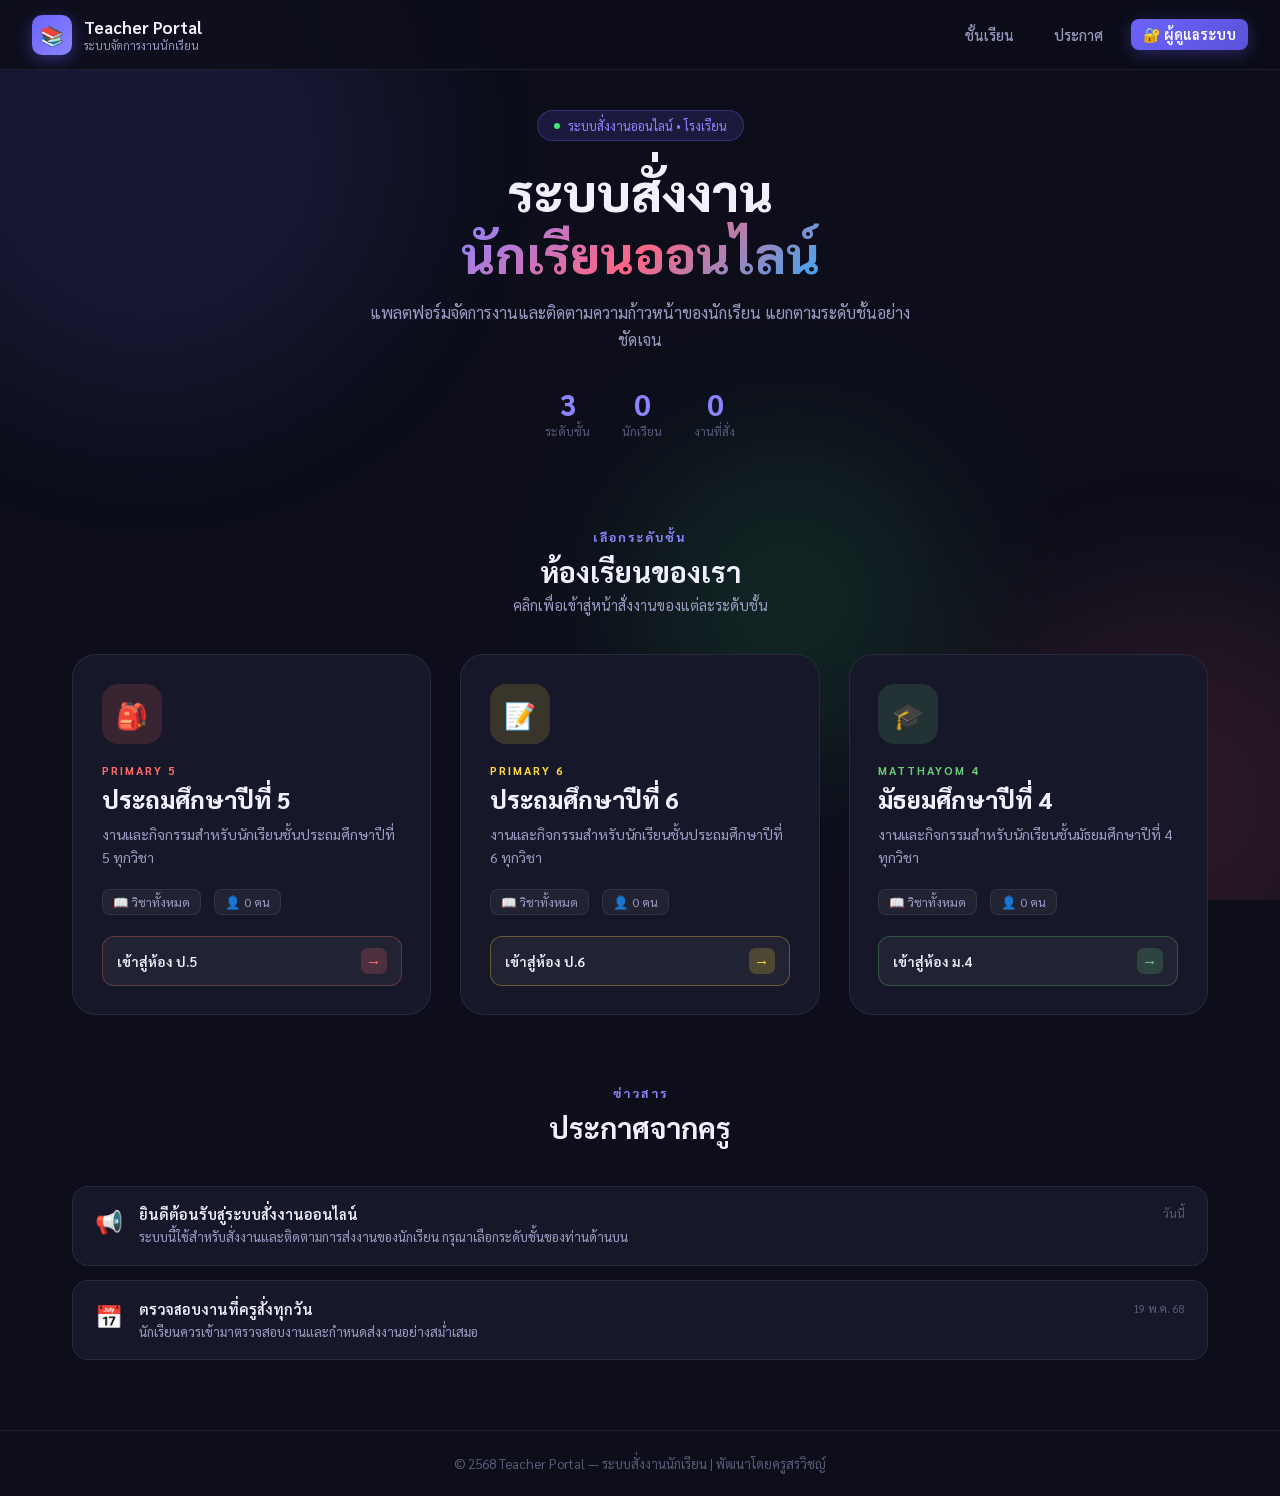
<file: index.html>
<!DOCTYPE html>
<html lang="th">

<head>
  <meta charset="UTF-8" />
  <meta name="viewport" content="width=device-width,initial-scale=1.0" />
  <title>ระบบสั่งงานนักเรียน MRL | Teacher Portal</title>
  <meta name="description" content="ระบบสั่งงานและติดตามการเรียนของนักเรียนชั้น ป.5 ป.6 และ ม.4 โรงเรียน MRL"/>
  <meta name="keywords" content="ระบบสั่งงานนักเรียน, MRL, Teacher Portal, ส่งงานออนไลน์, เช็คชื่อนักเรียน"/>
  <meta name="robots" content="index, follow"/>
  <meta name="google-site-verification" content="1rD03uth8mcdkEKdfDBs2oIHxFTtlg0lnB0XGkRX9jA"/>
  <link rel="canonical" href="https://mrl-com-school.netlify.app/"/>
  <link rel="stylesheet" href="css/style.css" />
</head>

<body>
  <div class="bg-effects">
    <div class="bg-orb bg-orb-1"></div>
    <div class="bg-orb bg-orb-2"></div>
    <div class="bg-orb bg-orb-3"></div>
  </div>

  <nav class="navbar">
    <a href="index.html" class="navbar-brand">
      <div class="navbar-logo">📚</div>
      <div>
        <div class="navbar-title">Teacher Portal</div>
        <div class="navbar-subtitle">ระบบจัดการงานนักเรียน</div>
      </div>
    </a>
    <div class="navbar-nav">
      <a href="#classes" class="nav-link">ชั้นเรียน</a>
      <a href="#announcements" class="nav-link">ประกาศ</a>
      <a href="admin/login.html" class="nav-link btn-admin">🔐 ผู้ดูแลระบบ</a>
    </div>
  </nav>

  <section class="hero">
    <div class="hero-badge">
      <span class="hero-badge-dot"></span>
      ระบบสั่งงานออนไลน์ • โรงเรียน
    </div>
    <h1 class="hero-title">ระบบสั่งงาน<br /><span class="gradient-text">นักเรียนออนไลน์</span></h1>
    <p class="hero-subtitle">แพลตฟอร์มจัดการงานและติดตามความก้าวหน้าของนักเรียน แยกตามระดับชั้นอย่างชัดเจน</p>
    <div class="hero-stats">
      <div class="stat-item">
        <div class="stat-num">3</div>
        <div class="stat-label">ระดับชั้น</div>
      </div>
      <div class="stat-item">
        <div class="stat-num" id="total-students">0</div>
        <div class="stat-label">นักเรียน</div>
      </div>
      <div class="stat-item">
        <div class="stat-num" id="total-tasks">0</div>
        <div class="stat-label">งานที่สั่ง</div>
      </div>
    </div>
  </section>

  <section class="section" id="classes">
    <div class="section-header">
      <div class="section-label">เลือกระดับชั้น</div>
      <h2 class="section-title">ห้องเรียนของเรา</h2>
      <p class="section-desc">คลิกเพื่อเข้าสู่หน้าสั่งงานของแต่ละระดับชั้น</p>
    </div>
    <div class="classes-grid">

      <a href="classroom-p5.html" class="class-card card-p5">
        <div class="card-glow-bg"></div>
        <div class="class-badge">🎒</div>
        <div class="class-level">Primary 5</div>
        <div class="class-name">ประถมศึกษาปีที่ 5</div>
        <p class="class-desc">งานและกิจกรรมสำหรับนักเรียนชั้นประถมศึกษาปีที่ 5 ทุกวิชา</p>
        <div class="class-meta">
          <span class="meta-tag">📖 วิชาทั้งหมด</span>
          <span class="meta-tag" id="p5-count">👤 0 คน</span>
        </div>
        <div class="card-btn">
          <span>เข้าสู่ห้อง ป.5</span>
          <span class="card-btn-arrow">→</span>
        </div>
      </a>

      <a href="classroom-p6.html" class="class-card card-p6">
        <div class="card-glow-bg"></div>
        <div class="class-badge">📝</div>
        <div class="class-level">Primary 6</div>
        <div class="class-name">ประถมศึกษาปีที่ 6</div>
        <p class="class-desc">งานและกิจกรรมสำหรับนักเรียนชั้นประถมศึกษาปีที่ 6 ทุกวิชา</p>
        <div class="class-meta">
          <span class="meta-tag">📖 วิชาทั้งหมด</span>
          <span class="meta-tag" id="p6-count">👤 0 คน</span>
        </div>
        <div class="card-btn">
          <span>เข้าสู่ห้อง ป.6</span>
          <span class="card-btn-arrow">→</span>
        </div>
      </a>

      <a href="classroom-m4.html" class="class-card card-m4">
        <div class="card-glow-bg"></div>
        <div class="class-badge">🎓</div>
        <div class="class-level">Matthayom 4</div>
        <div class="class-name">มัธยมศึกษาปีที่ 4</div>
        <p class="class-desc">งานและกิจกรรมสำหรับนักเรียนชั้นมัธยมศึกษาปีที่ 4 ทุกวิชา</p>
        <div class="class-meta">
          <span class="meta-tag">📖 วิชาทั้งหมด</span>
          <span class="meta-tag" id="m4-count">👤 0 คน</span>
        </div>
        <div class="card-btn">
          <span>เข้าสู่ห้อง ม.4</span>
          <span class="card-btn-arrow">→</span>
        </div>
      </a>

    </div>
  </section>

  <section class="announcements" id="announcements">
    <div class="section-header">
      <div class="section-label">ข่าวสาร</div>
      <h2 class="section-title">ประกาศจากครู</h2>
    </div>
    <div class="announcement-list">
      <div class="announcement-item">
        <div class="announcement-icon">📢</div>
        <div class="announcement-content">
          <div class="announcement-title">ยินดีต้อนรับสู่ระบบสั่งงานออนไลน์</div>
          <div class="announcement-desc">ระบบนี้ใช้สำหรับสั่งงานและติดตามการส่งงานของนักเรียน
            กรุณาเลือกระดับชั้นของท่านด้านบน</div>
        </div>
        <div class="announcement-date">วันนี้</div>
      </div>
      <div class="announcement-item">
        <div class="announcement-icon">📅</div>
        <div class="announcement-content">
          <div class="announcement-title">ตรวจสอบงานที่ครูสั่งทุกวัน</div>
          <div class="announcement-desc">นักเรียนควรเข้ามาตรวจสอบงานและกำหนดส่งงานอย่างสม่ำเสมอ</div>
        </div>
        <div class="announcement-date">19 พ.ค. 68</div>
      </div>
    </div>
  </section>

  <footer class="footer">
    <p>© 2568 Teacher Portal — ระบบสั่งงานนักเรียน | พัฒนาโดยครูสรวิชญ์</p>
  </footer>

  <script src="js/main.js"></script>
</body>

</html>
</file>
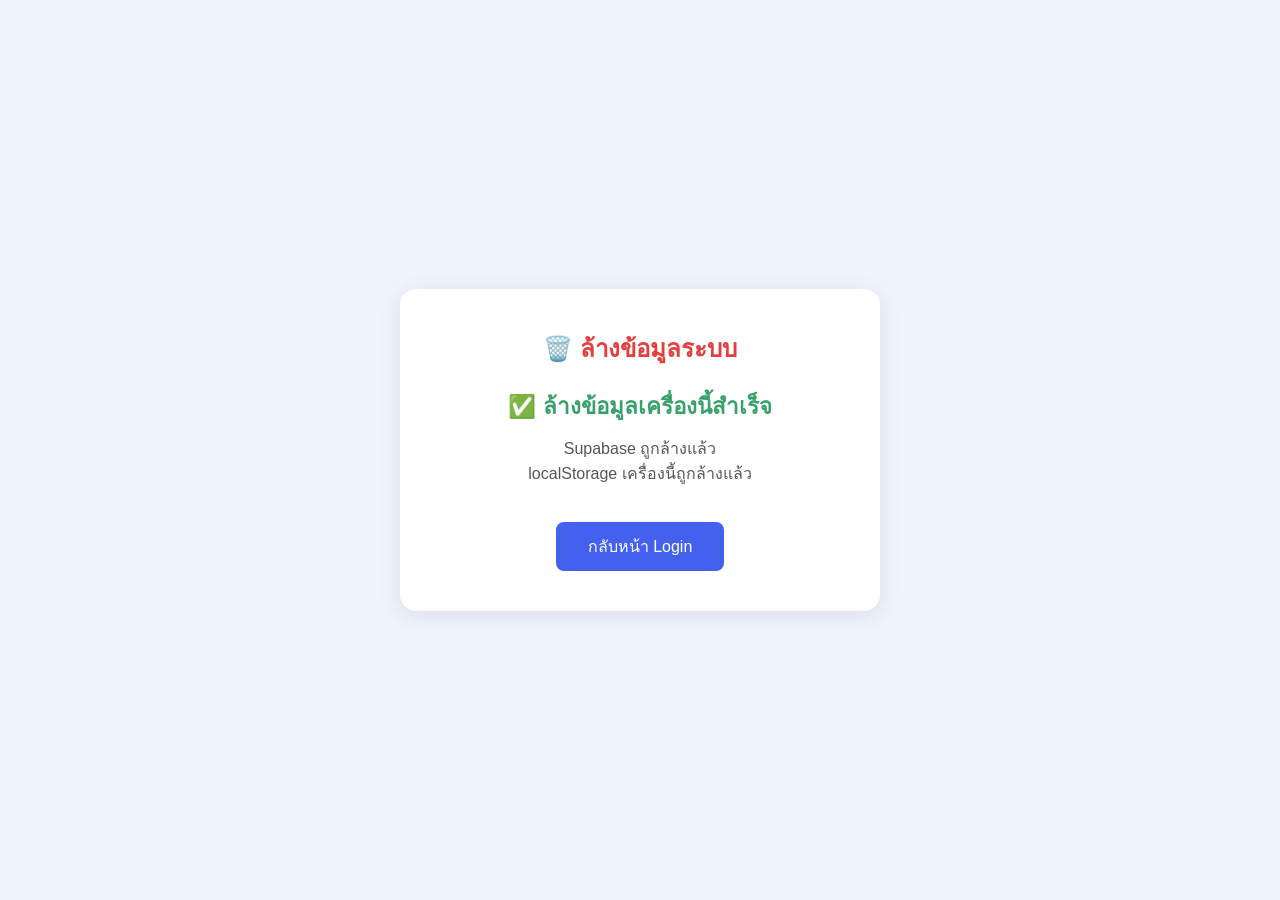
<file: admin/clear-data.html>
<!DOCTYPE html>
<html lang="th">
<head>
<meta charset="UTF-8">
<title>ล้างข้อมูลระบบ</title>
<style>
  body { font-family: sans-serif; display:flex; align-items:center; justify-content:center;
         min-height:100vh; margin:0; background:#f0f4ff; }
  .box { background:#fff; border-radius:16px; padding:40px; text-align:center;
         box-shadow:0 4px 24px rgba(0,0,0,.1); max-width:400px; width:90%; }
  h2 { color:#e53e3e; margin-top:0; }
  p  { color:#555; }
  .done { color:#38a169; font-size:1.4em; font-weight:700; }
  button { margin-top:20px; padding:12px 32px; border:none; border-radius:8px;
           background:#4361ee; color:#fff; font-size:1em; cursor:pointer; border-radius:8px; }
  button:hover { background:#3451d1; }
</style>
</head>
<body>
<div class="box">
  <h2>🗑️ ล้างข้อมูลระบบ</h2>
  <p id="status">กำลังล้าง localStorage...</p>
  <div id="result"></div>
  <button onclick="window.location.href='../admin/login.html'">กลับหน้า Login</button>
</div>
<script>
  const keys = [
    'tasks','submissions','attend_logs',
    ...Array.from({length:7},(_,i)=>`students_p5_${i+1}`),
    ...Array.from({length:7},(_,i)=>`students_p6_${i+1}`),
    ...Array.from({length:5},(_,i)=>`students_m4_${i+1}`),
  ];
  // ล้าง attendance keys
  Object.keys(localStorage).forEach(k => {
    if (k.startsWith('att_') || k.startsWith('attend') || k.startsWith('students_') ||
        k === 'tasks' || k === 'submissions') {
      localStorage.removeItem(k);
    }
  });
  document.getElementById('status').textContent = '';
  document.getElementById('result').innerHTML = '<div class="done">✅ ล้างข้อมูลเครื่องนี้สำเร็จ</div>' +
    '<p style="color:#555;margin-top:12px;">Supabase ถูกล้างแล้ว<br>localStorage เครื่องนี้ถูกล้างแล้ว</p>';
</script>
</body>
</html>
</file>
<file: css/style.css>
@import url('https://fonts.googleapis.com/css2?family=Sarabun:wght@300;400;500;600;700;800&display=swap');

:root {
  --primary: #6c63ff;
  --primary-dark: #5a52d5;
  --primary-light: #8b84ff;
  --secondary: #ff6584;
  --accent: #43e97b;
  --accent-blue: #38a8f5;
  --bg-dark: #0d0e1a;
  --bg-card: #161728;
  --bg-card2: #1e2035;
  --bg-glass: rgba(255,255,255,0.05);
  --border: rgba(255,255,255,0.08);
  --text-primary: #f0f0ff;
  --text-secondary: #9b9bc4;
  --text-muted: #5a5a7a;
  --p5-color: #ff6b6b;
  --p5-glow: rgba(255,107,107,0.25);
  --p6-color: #ffd93d;
  --p6-glow: rgba(255,217,61,0.25);
  --m4-color: #6bcb77;
  --m4-glow: rgba(107,203,119,0.25);
  --shadow-lg: 0 20px 60px rgba(0,0,0,0.5);
  --radius: 16px;
  --transition: all 0.3s cubic-bezier(0.4,0,0.2,1);
}

*{margin:0;padding:0;box-sizing:border-box;}
html{scroll-behavior:smooth;}
body{font-family:'Sarabun',sans-serif;background:var(--bg-dark);color:var(--text-primary);min-height:100vh;overflow-x:hidden;}

/* BG */
.bg-effects{position:fixed;top:0;left:0;width:100%;height:100%;pointer-events:none;z-index:0;overflow:hidden;}
.bg-orb{position:absolute;border-radius:50%;filter:blur(80px);opacity:0.12;animation:orb-float 8s ease-in-out infinite;}
.bg-orb-1{width:500px;height:500px;background:var(--primary);top:-100px;left:-100px;}
.bg-orb-2{width:400px;height:400px;background:var(--secondary);bottom:-100px;right:-100px;animation-delay:-4s;}
.bg-orb-3{width:300px;height:300px;background:var(--accent);top:50%;left:50%;animation-delay:-2s;}
@keyframes orb-float{0%,100%{transform:translate(0,0) scale(1);}50%{transform:translate(20px,-30px) scale(1.05);}}

/* NAVBAR */
.navbar{position:fixed;top:0;left:0;right:0;z-index:1000;padding:0 2rem;height:70px;display:flex;align-items:center;justify-content:space-between;background:rgba(13,14,26,0.85);backdrop-filter:blur(20px);border-bottom:1px solid var(--border);}
.navbar-brand{display:flex;align-items:center;gap:12px;text-decoration:none;}
.navbar-logo{width:40px;height:40px;background:linear-gradient(135deg,var(--primary),var(--primary-light));border-radius:10px;display:flex;align-items:center;justify-content:center;font-size:1.2rem;box-shadow:0 4px 15px rgba(108,99,255,0.4);}
.navbar-title{font-size:1.05rem;font-weight:700;color:var(--text-primary);}
.navbar-subtitle{font-size:0.7rem;color:var(--text-secondary);}
.navbar-nav{display:flex;align-items:center;gap:1rem;}
.nav-link{color:var(--text-secondary);text-decoration:none;font-size:0.9rem;font-weight:500;padding:6px 12px;border-radius:8px;transition:var(--transition);}
.nav-link:hover{color:var(--text-primary);background:var(--bg-glass);}
.btn-admin{background:linear-gradient(135deg,var(--primary),var(--primary-dark));color:#fff !important;border-radius:8px;font-weight:600 !important;box-shadow:0 4px 15px rgba(108,99,255,0.3);}
.btn-admin:hover{transform:translateY(-2px);box-shadow:0 6px 20px rgba(108,99,255,0.5) !important;}

/* HERO */
.hero{position:relative;z-index:1;padding:110px 2rem 50px;text-align:center;}
.hero-badge{display:inline-flex;align-items:center;gap:8px;background:rgba(108,99,255,0.15);border:1px solid rgba(108,99,255,0.3);border-radius:50px;padding:6px 16px;font-size:0.8rem;color:var(--primary-light);margin-bottom:1.2rem;animation:fade-up 0.6s ease both;}
.hero-badge-dot{width:6px;height:6px;background:var(--accent);border-radius:50%;animation:pulse 2s infinite;}
.hero-title{font-size:clamp(2rem,5vw,3.2rem);font-weight:800;line-height:1.2;margin-bottom:1rem;animation:fade-up 0.6s ease 0.1s both;}
.gradient-text{background:linear-gradient(135deg,var(--primary-light),var(--secondary),var(--accent-blue));-webkit-background-clip:text;-webkit-text-fill-color:transparent;background-clip:text;}
.hero-subtitle{color:var(--text-secondary);font-size:1rem;max-width:560px;margin:0 auto 2rem;line-height:1.7;animation:fade-up 0.6s ease 0.2s both;}
.hero-stats{display:flex;justify-content:center;gap:2rem;margin-bottom:2.5rem;animation:fade-up 0.6s ease 0.3s both;}
.stat-num{font-size:1.8rem;font-weight:800;color:var(--primary-light);}
.stat-label{font-size:0.78rem;color:var(--text-muted);}

/* SECTION */
.section{position:relative;z-index:1;padding:0 2rem 70px;max-width:1200px;margin:0 auto;}
.section-header{text-align:center;margin-bottom:2.5rem;}
.section-label{font-size:0.78rem;font-weight:700;text-transform:uppercase;letter-spacing:2px;color:var(--primary-light);margin-bottom:0.4rem;}
.section-title{font-size:1.8rem;font-weight:700;margin-bottom:0.4rem;}
.section-desc{color:var(--text-secondary);font-size:0.9rem;}

/* CLASS CARDS */
.classes-grid{display:grid;grid-template-columns:repeat(auto-fit,minmax(300px,1fr));gap:1.8rem;}
.class-card{position:relative;background:var(--bg-card);border:1px solid var(--border);border-radius:24px;padding:1.8rem;cursor:pointer;transition:var(--transition);overflow:hidden;text-decoration:none;color:inherit;display:block;animation:fade-up 0.6s ease both;}
.class-card:hover{transform:translateY(-8px);border-color:rgba(255,255,255,0.15);box-shadow:var(--shadow-lg),0 0 40px var(--card-glow);}
.card-p5{--card-color:var(--p5-color);--card-glow:var(--p5-glow);animation-delay:0.1s;}
.card-p6{--card-color:var(--p6-color);--card-glow:var(--p6-glow);animation-delay:0.2s;}
.card-m4{--card-color:var(--m4-color);--card-glow:var(--m4-glow);animation-delay:0.3s;}
.card-glow-bg{position:absolute;bottom:-40%;right:-20%;width:200px;height:200px;border-radius:50%;background:var(--card-glow);filter:blur(50px);opacity:0;transition:var(--transition);}
.class-card:hover .card-glow-bg{opacity:1;}
.class-badge{display:inline-flex;align-items:center;justify-content:center;width:60px;height:60px;border-radius:16px;font-size:1.6rem;margin-bottom:1.2rem;position:relative;z-index:1;}
.card-p5 .class-badge{background:rgba(255,107,107,0.15);}
.card-p6 .class-badge{background:rgba(255,217,61,0.15);}
.card-m4 .class-badge{background:rgba(107,203,119,0.15);}
.class-level{font-size:0.72rem;font-weight:700;letter-spacing:2px;text-transform:uppercase;margin-bottom:0.3rem;position:relative;z-index:1;}
.card-p5 .class-level{color:var(--p5-color);}
.card-p6 .class-level{color:var(--p6-color);}
.card-m4 .class-level{color:var(--m4-color);}
.class-name{font-size:1.5rem;font-weight:800;margin-bottom:0.5rem;position:relative;z-index:1;}
.class-desc{color:var(--text-secondary);font-size:0.88rem;line-height:1.6;margin-bottom:1.3rem;position:relative;z-index:1;}
.class-meta{display:flex;gap:0.8rem;margin-bottom:1.3rem;flex-wrap:wrap;position:relative;z-index:1;}
.meta-tag{display:flex;align-items:center;gap:5px;font-size:0.78rem;color:var(--text-secondary);background:var(--bg-glass);border:1px solid var(--border);border-radius:8px;padding:4px 10px;}
.card-btn{display:flex;align-items:center;justify-content:space-between;width:100%;padding:11px 14px;border:1px solid var(--border);border-radius:12px;background:var(--bg-glass);color:var(--text-primary);font-family:inherit;font-size:0.88rem;font-weight:600;cursor:pointer;transition:var(--transition);position:relative;z-index:1;}
.card-p5 .card-btn{border-color:rgba(255,107,107,0.3);}
.card-p6 .card-btn{border-color:rgba(255,217,61,0.3);}
.card-m4 .card-btn{border-color:rgba(107,203,119,0.3);}
.card-btn:hover{background:rgba(255,255,255,0.09);}
.card-btn-arrow{width:26px;height:26px;border-radius:7px;display:flex;align-items:center;justify-content:center;font-size:0.95rem;transition:var(--transition);}
.card-p5 .card-btn-arrow{background:rgba(255,107,107,0.2);color:var(--p5-color);}
.card-p6 .card-btn-arrow{background:rgba(255,217,61,0.2);color:var(--p6-color);}
.card-m4 .card-btn-arrow{background:rgba(107,203,119,0.2);color:var(--m4-color);}
.class-card:hover .card-btn-arrow{transform:translateX(4px);}

/* ANNOUNCEMENTS */
.announcements{position:relative;z-index:1;padding:0 2rem 70px;max-width:1200px;margin:0 auto;}
.announcement-list{display:flex;flex-direction:column;gap:0.9rem;}
.announcement-item{display:flex;align-items:flex-start;gap:1rem;padding:1.1rem 1.4rem;background:var(--bg-card);border:1px solid var(--border);border-radius:var(--radius);transition:var(--transition);}
.announcement-item:hover{border-color:rgba(255,255,255,0.15);transform:translateX(4px);}
.announcement-icon{font-size:1.4rem;flex-shrink:0;margin-top:2px;}
.announcement-content{flex:1;}
.announcement-title{font-weight:600;margin-bottom:0.25rem;font-size:0.92rem;}
.announcement-desc{color:var(--text-secondary);font-size:0.82rem;line-height:1.5;}
.announcement-date{font-size:0.72rem;color:var(--text-muted);flex-shrink:0;margin-top:2px;}

/* FOOTER */
.footer{position:relative;z-index:1;border-top:1px solid var(--border);padding:1.5rem 2rem;text-align:center;color:var(--text-muted);font-size:0.82rem;}

/* ANIMATIONS */
@keyframes fade-up{from{opacity:0;transform:translateY(28px);}to{opacity:1;transform:translateY(0);}}
@keyframes pulse{0%,100%{opacity:1;transform:scale(1);}50%{opacity:0.5;transform:scale(1.3);}}

/* SCROLLBAR */
::-webkit-scrollbar{width:5px;}
::-webkit-scrollbar-track{background:var(--bg-dark);}
::-webkit-scrollbar-thumb{background:var(--primary);border-radius:3px;}

/* RESPONSIVE */
@media(max-width:768px){
  .navbar{padding:0 1rem;}
  .navbar-subtitle{display:none;}
  .hero{padding:90px 1rem 40px;}
  .section,.announcements{padding-left:1rem;padding-right:1rem;}
  .classes-grid{grid-template-columns:1fr;}
  .hero-stats{gap:1.2rem;}
}

/* TOAST */
.toast{position:fixed;bottom:1.5rem;left:50%;transform:translateX(-50%) translateY(80px);background:var(--bg-card2);border:1px solid var(--border);border-radius:12px;padding:12px 22px;font-size:0.9rem;font-weight:600;color:var(--text-primary);box-shadow:0 8px 30px rgba(0,0,0,0.4);z-index:9999;pointer-events:none;opacity:0;transition:all 0.35s cubic-bezier(0.4,0,0.2,1);}
.toast.show{opacity:1;transform:translateX(-50%) translateY(0);}
.toast.success{border-color:rgba(67,233,123,0.4);background:rgba(67,233,123,0.12);}
.toast.error{border-color:rgba(255,107,107,0.4);background:rgba(255,107,107,0.12);color:var(--p5-color);}
</file>
